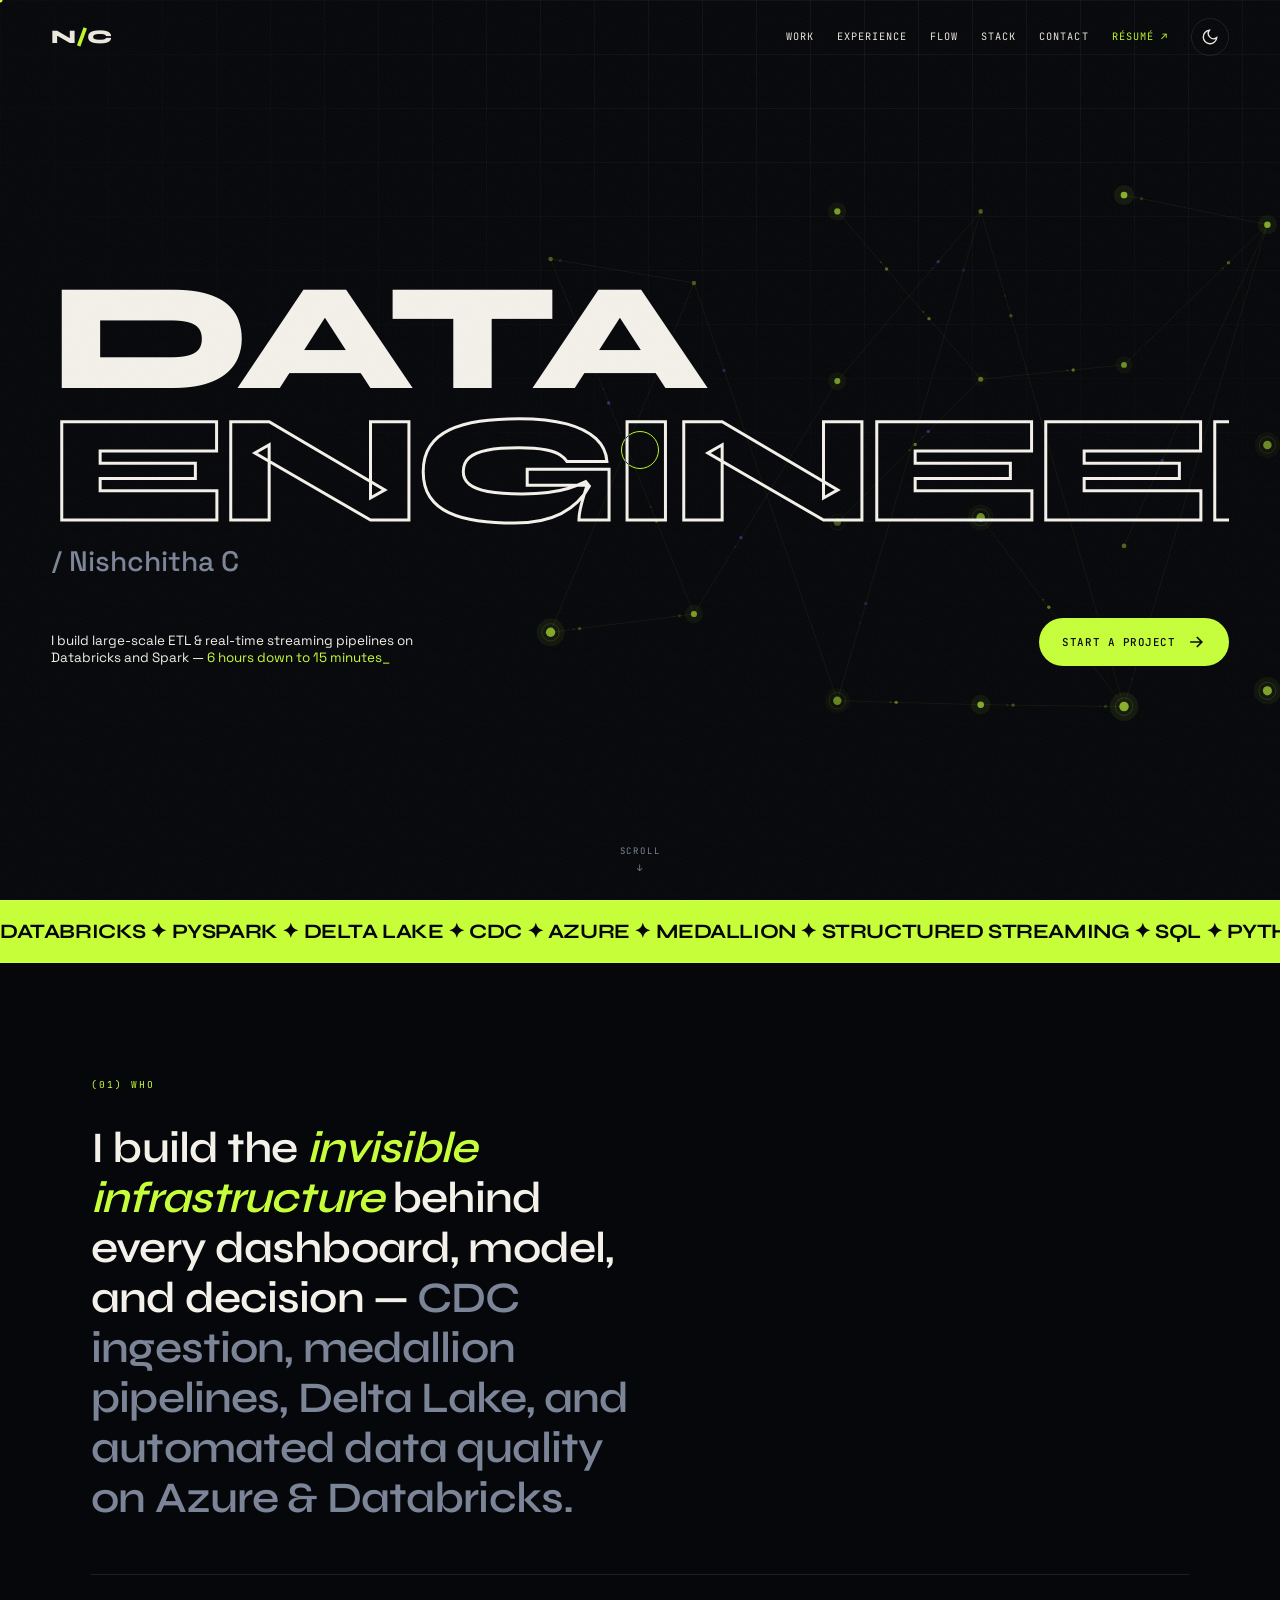
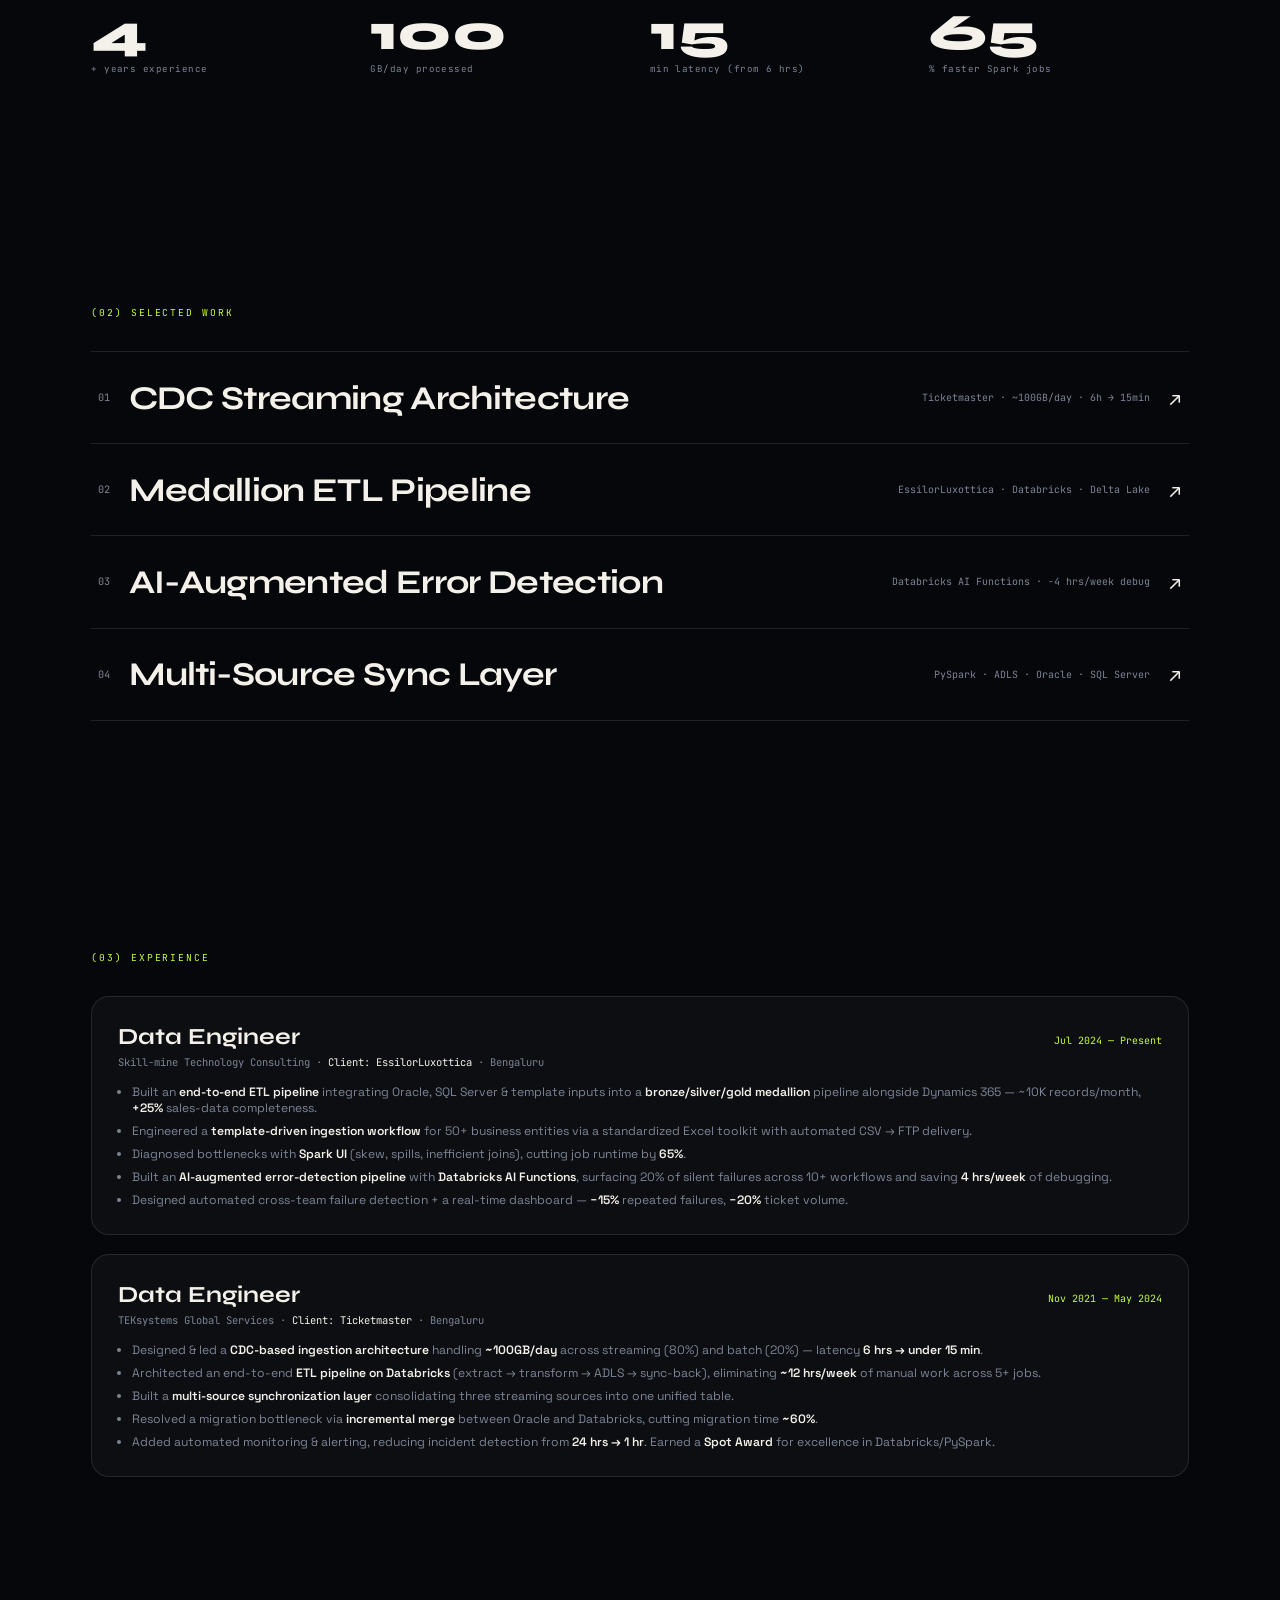
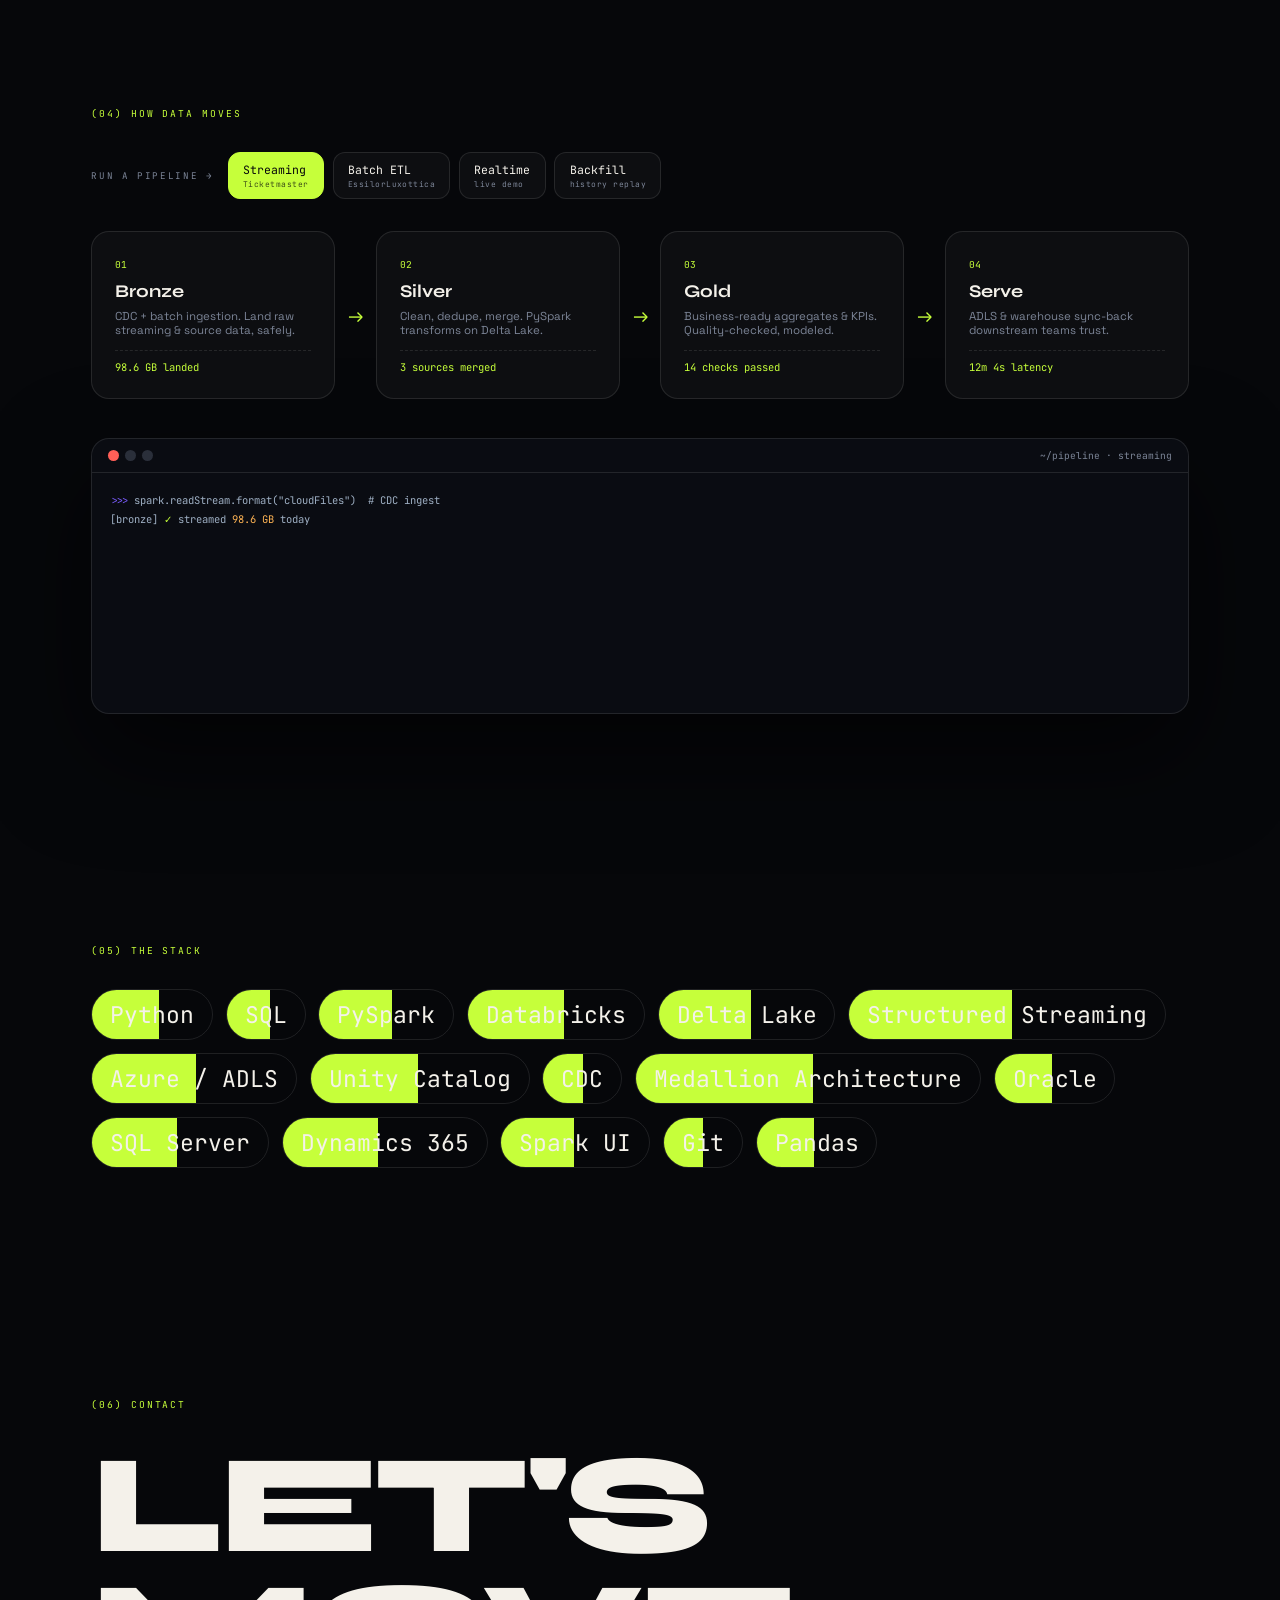
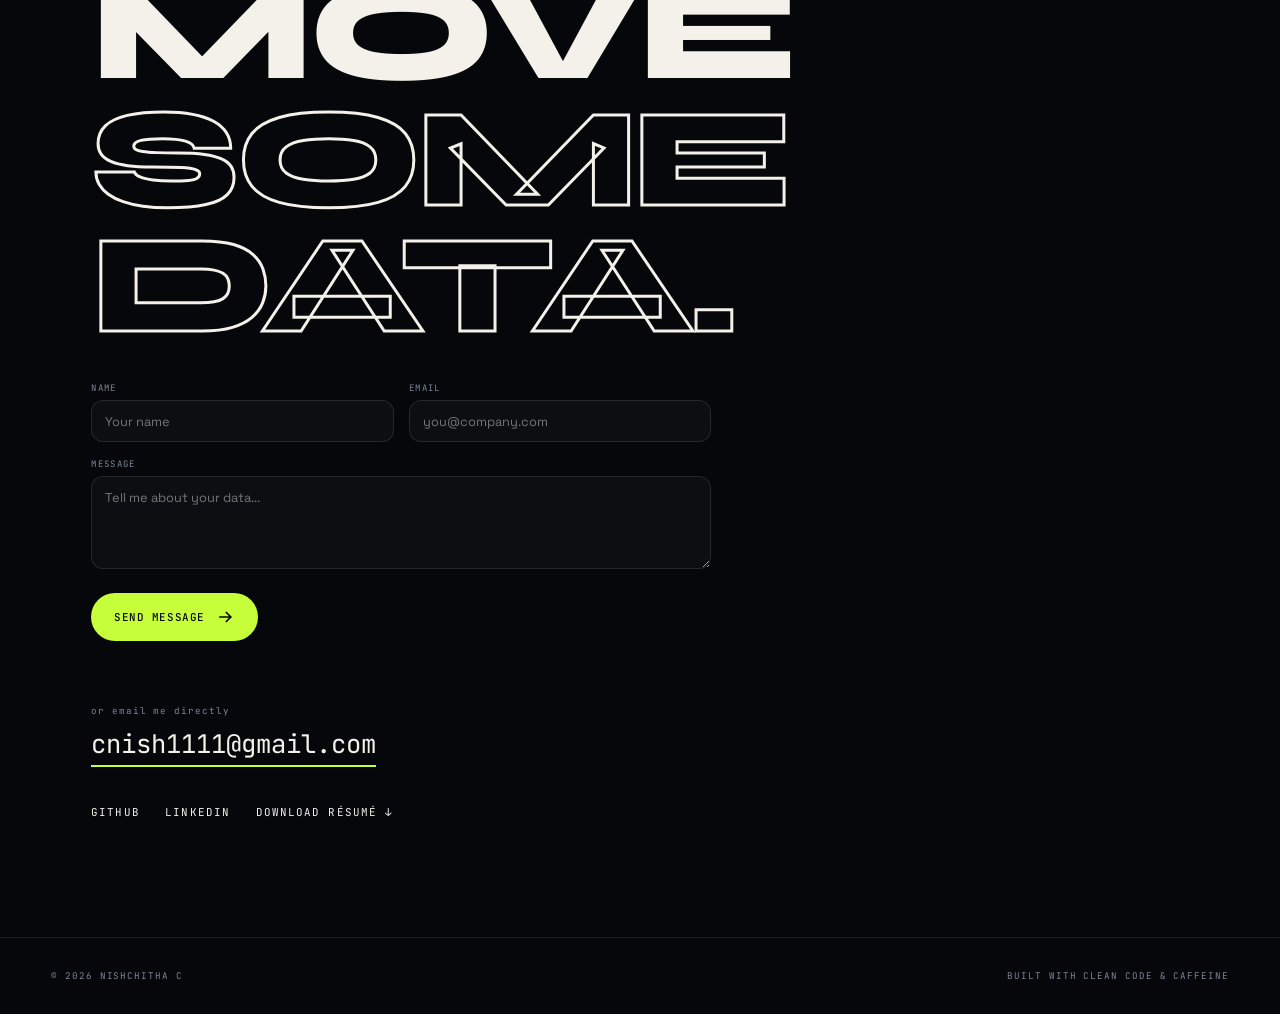
<file: index.html>
<!DOCTYPE html>
<html lang="en">
<head>
<meta charset="UTF-8" />
<meta name="viewport" content="width=device-width, initial-scale=1.0" />
<title>Nishchitha C — Data Engineer</title>
<meta name="description" content="Nishchitha C — Data Engineer with 4+ years building large-scale ETL and real-time streaming pipelines on Databricks, Spark, and Azure." />
<meta property="og:type" content="website" />
<meta property="og:title" content="Nishchitha C — Data Engineer" />
<meta property="og:description" content="4+ years building large-scale ETL & streaming pipelines on Databricks, Spark & Azure." />
<meta property="og:image" content="og-image.png" />
<meta property="og:image:width" content="1200" />
<meta property="og:image:height" content="630" />
<meta name="twitter:card" content="summary_large_image" />
<meta name="twitter:title" content="Nishchitha C — Data Engineer" />
<meta name="twitter:description" content="4+ years building large-scale ETL & streaming pipelines on Databricks, Spark & Azure." />
<meta name="twitter:image" content="og-image.png" />
<meta name="theme-color" content="#06070a" />
<link rel="preconnect" href="https://fonts.googleapis.com" />
<link rel="preconnect" href="https://fonts.gstatic.com" crossorigin />
<link href="https://fonts.googleapis.com/css2?family=Syne:wght@600;700;800&family=Space+Grotesk:wght@400;500;600&family=JetBrains+Mono:wght@400;500&display=swap" rel="stylesheet" />
<link rel="stylesheet" href="styles.css" />
</head>
<body>
<div class="preloader" id="preloader">
  <div class="pre-inner">
    <span class="pre-label">NISHCHITHA C — DATA ENGINEER</span>
    <div class="pre-bar"><i id="pre-fill"></i></div>
    <span class="pre-count" id="pre-count">0%</span>
  </div>
</div>
<div class="grain" aria-hidden="true"></div>
<div class="cursor" id="cursor" aria-hidden="true"></div>
<div class="cursor-dot" id="cursor-dot" aria-hidden="true"></div>
<div class="progress" id="progress" aria-hidden="true"></div>

<canvas id="globe" aria-hidden="true"></canvas>

<!-- NAV -->
<header class="nav">
  <a class="brand magnetic" href="#top">N<span class="accent">/</span>C</a>
  <nav class="nav-links">
    <a class="magnetic" href="#work">work</a>
    <a class="magnetic" href="#experience">experience</a>
    <a class="magnetic" href="#flow">flow</a>
    <a class="magnetic" href="#stack">stack</a>
    <a class="magnetic" href="#contact">contact</a>
    <a class="magnetic cv-link" href="resume.html" target="_blank">résumé ↗</a>
    <button class="theme-toggle magnetic" id="theme" aria-label="Toggle theme">
      <svg viewBox="0 0 24 24" class="ic-moon"><path d="M21 12.8A9 9 0 1 1 11.2 3a7 7 0 0 0 9.8 9.8z"/></svg>
      <svg viewBox="0 0 24 24" class="ic-sun"><circle cx="12" cy="12" r="4"/><path d="M12 2v2M12 20v2M2 12h2M20 12h2M5 5l1.5 1.5M17.5 17.5L19 19M19 5l-1.5 1.5M6.5 17.5L5 19"/></svg>
    </button>
  </nav>
</header>

<main id="top">
  <!-- HERO -->
  <section class="hero">
    <h1 class="mega">
      <span class="line"><span class="w">DATA</span></span>
      <span class="line"><span class="w outline">ENGINEER</span></span>
      <span class="line sub"><span class="w">/ Nishchitha&nbsp;C</span></span>
    </h1>
    <div class="hero-foot">
      <p class="hero-desc">I build large-scale ETL &amp; real-time streaming pipelines on Databricks and Spark — <span id="typed"></span><span class="caret">_</span></p>
      <a href="#contact" class="cta magnetic"><span>Start a project</span><svg viewBox="0 0 24 24"><path d="M5 12h14M13 6l6 6-6 6"/></svg></a>
    </div>
    <div class="scroll-hint">SCROLL <span>↓</span></div>
  </section>

  <!-- MARQUEE -->
  <div class="marquee" aria-hidden="true">
    <div class="marquee-track">
      <span>DATABRICKS ✦ PYSPARK ✦ DELTA LAKE ✦ CDC ✦ AZURE ✦ MEDALLION ✦ STRUCTURED STREAMING ✦ SQL ✦ PYTHON ✦ ETL ✦</span>
      <span>DATABRICKS ✦ PYSPARK ✦ DELTA LAKE ✦ CDC ✦ AZURE ✦ MEDALLION ✦ STRUCTURED STREAMING ✦ SQL ✦ PYTHON ✦ ETL ✦</span>
    </div>
  </div>

  <!-- ABOUT -->
  <section id="about" class="section about">
    <span class="eyebrow">(01) WHO</span>
    <p class="big-statement">I build the <em>invisible infrastructure</em> behind every dashboard, model, and decision — <span class="muted">CDC ingestion, medallion pipelines, Delta Lake, and automated data quality on Azure &amp; Databricks.</span></p>
    <div class="stats">
      <div class="stat magnetic"><b data-count="4">0</b><span>+ years experience</span></div>
      <div class="stat magnetic"><b data-slot="vol">0</b><span>GB/day processed</span></div>
      <div class="stat magnetic"><b data-slot="lat">0</b><span>min latency (from 6 hrs)</span></div>
      <div class="stat magnetic"><b data-slot="perf">0</b><span>% faster Spark jobs</span></div>
    </div>
  </section>

  <!-- WORK -->
  <section id="work" class="section">
    <span class="eyebrow">(02) SELECTED WORK</span>
    <div class="work-list">
      <a class="work-row" href="#flow">
        <span class="w-idx">01</span>
        <h3>CDC Streaming Architecture</h3>
        <span class="w-tags">Ticketmaster · ~100GB/day · 6h → 15min</span>
        <span class="w-arrow">↗</span>
      </a>
      <a class="work-row" href="#flow">
        <span class="w-idx">02</span>
        <h3>Medallion ETL Pipeline</h3>
        <span class="w-tags">EssilorLuxottica · Databricks · Delta Lake</span>
        <span class="w-arrow">↗</span>
      </a>
      <a class="work-row" href="#flow">
        <span class="w-idx">03</span>
        <h3>AI-Augmented Error Detection</h3>
        <span class="w-tags">Databricks AI Functions · −4 hrs/week debug</span>
        <span class="w-arrow">↗</span>
      </a>
      <a class="work-row" href="#flow">
        <span class="w-idx">04</span>
        <h3>Multi-Source Sync Layer</h3>
        <span class="w-tags">PySpark · ADLS · Oracle · SQL Server</span>
        <span class="w-arrow">↗</span>
      </a>
    </div>
  </section>

  <!-- EXPERIENCE -->
  <section id="experience" class="section">
    <span class="eyebrow">(03) EXPERIENCE</span>
    <div class="xp">
      <div class="xp-item tilt">
        <div class="xp-head"><h3>Data Engineer</h3><span class="when">Jul 2024 — Present</span></div>
        <div class="xp-co">Skill-mine Technology Consulting · <em>Client: EssilorLuxottica</em> · Bengaluru</div>
        <ul>
          <li>Built an <b>end-to-end ETL pipeline</b> integrating Oracle, SQL Server &amp; template inputs into a <b>bronze/silver/gold medallion</b> pipeline alongside Dynamics 365 — ~10K records/month, <b>+25%</b> sales-data completeness.</li>
          <li>Engineered a <b>template-driven ingestion workflow</b> for 50+ business entities via a standardized Excel toolkit with automated CSV → FTP delivery.</li>
          <li>Diagnosed bottlenecks with <b>Spark UI</b> (skew, spills, inefficient joins), cutting job runtime by <b>65%</b>.</li>
          <li>Built an <b>AI-augmented error-detection pipeline</b> with <b>Databricks AI Functions</b>, surfacing 20% of silent failures across 10+ workflows and saving <b>4 hrs/week</b> of debugging.</li>
          <li>Designed automated cross-team failure detection + a real-time dashboard — <b>−15%</b> repeated failures, <b>−20%</b> ticket volume.</li>
        </ul>
      </div>
      <div class="xp-item tilt">
        <div class="xp-head"><h3>Data Engineer</h3><span class="when">Nov 2021 — May 2024</span></div>
        <div class="xp-co">TEKsystems Global Services · <em>Client: Ticketmaster</em> · Bengaluru</div>
        <ul>
          <li>Designed &amp; led a <b>CDC-based ingestion architecture</b> handling <b>~100GB/day</b> across streaming (80%) and batch (20%) — latency <b>6 hrs → under 15 min</b>.</li>
          <li>Architected an end-to-end <b>ETL pipeline on Databricks</b> (extract → transform → ADLS → sync-back), eliminating <b>~12 hrs/week</b> of manual work across 5+ jobs.</li>
          <li>Built a <b>multi-source synchronization layer</b> consolidating three streaming sources into one unified table.</li>
          <li>Resolved a migration bottleneck via <b>incremental merge</b> between Oracle and Databricks, cutting migration time <b>~60%</b>.</li>
          <li>Added automated monitoring &amp; alerting, reducing incident detection from <b>24 hrs → 1 hr</b>. Earned a <b>Spot Award</b> for excellence in Databricks/PySpark.</li>
        </ul>
      </div>
    </div>
  </section>

  <!-- FLOW -->
  <section id="flow" class="section">
    <span class="eyebrow">(04) HOW DATA MOVES</span>

    <!-- pipeline / workload switcher -->
    <div class="switcher" id="switcher" role="group" aria-label="Select a pipeline workload">
      <span class="sw-label">RUN A PIPELINE →</span>
      <button class="sw-btn active" data-w="streaming">Streaming<small>Ticketmaster</small></button>
      <button class="sw-btn" data-w="batch">Batch ETL<small>EssilorLuxottica</small></button>
      <button class="sw-btn" data-w="realtime">Realtime<small>live demo</small></button>
      <button class="sw-btn" data-w="backfill">Backfill<small>history replay</small></button>
    </div>

    <div class="flow">
      <div class="node tilt"><span class="n-num">01</span><h4>Bronze</h4><p>CDC + batch ingestion. Land raw streaming &amp; source data, safely.</p><span class="n-metric" data-node="0">98.6 GB landed</span></div>
      <div class="flow-arrow">→</div>
      <div class="node tilt"><span class="n-num">02</span><h4>Silver</h4><p>Clean, dedupe, merge. PySpark transforms on Delta Lake.</p><span class="n-metric" data-node="1">3 sources merged</span></div>
      <div class="flow-arrow">→</div>
      <div class="node tilt"><span class="n-num">03</span><h4>Gold</h4><p>Business-ready aggregates &amp; KPIs. Quality-checked, modeled.</p><span class="n-metric" data-node="2">14 checks passed</span></div>
      <div class="flow-arrow">→</div>
      <div class="node tilt"><span class="n-num">04</span><h4>Serve</h4><p>ADLS &amp; warehouse sync-back downstream teams trust.</p><span class="n-metric" data-node="3">12m 4s latency</span></div>
    </div>
    <div class="console tilt">
      <div class="console-bar"><i></i><i></i><i></i><em>~/pipeline · <span id="console-mode">streaming</span></em></div>
      <pre id="console"></pre>
    </div>
  </section>

  <!-- STACK -->
  <section id="stack" class="section">
    <span class="eyebrow">(05) THE STACK</span>
    <div class="chips" id="chips">
      <span data-w="93">Python</span><span data-w="92">SQL</span><span data-w="90">PySpark</span>
      <span data-w="91">Databricks</span><span data-w="88">Delta Lake</span><span data-w="86">Structured Streaming</span>
      <span data-w="85">Azure / ADLS</span><span data-w="82">Unity Catalog</span><span data-w="84">CDC</span>
      <span data-w="86">Medallion Architecture</span><span data-w="80">Oracle</span><span data-w="80">SQL Server</span>
      <span data-w="78">Dynamics 365</span><span data-w="82">Spark UI</span><span data-w="84">Git</span><span data-w="80">Pandas</span>
    </div>
  </section>

  <!-- CONTACT -->
  <section id="contact" class="section contact">
    <span class="eyebrow">(06) CONTACT</span>
    <h2 class="contact-mega">LET'S MOVE<br><span class="outline">SOME DATA.</span></h2>

    <form id="contact-form" class="cform" action="https://formspree.io/f/your-form-id" method="POST">
      <div class="frow">
        <label>NAME<input type="text" name="name" required placeholder="Your name" /></label>
        <label>EMAIL<input type="email" name="email" required placeholder="you@company.com" /></label>
      </div>
      <label>MESSAGE<textarea name="message" rows="4" required placeholder="Tell me about your data..."></textarea></label>
      <button type="submit" class="cta magnetic" id="send-btn"><span>Send message</span><svg viewBox="0 0 24 24"><path d="M5 12h14M13 6l6 6-6 6"/></svg></button>
      <p class="form-status" id="form-status"></p>
    </form>

    <p class="mail-or">or email me directly</p>
    <a class="mail magnetic" href="mailto:cnish1111@gmail.com">cnish1111@gmail.com</a>
    <div class="socials">
      <a class="magnetic" href="https://github.com/NISHCHITHA-C" target="_blank" rel="noopener">GITHUB</a>
      <a class="magnetic" href="https://linkedin.com/in/nishchitha-c" target="_blank" rel="noopener">LINKEDIN</a>
      <a class="magnetic" href="resume.html" target="_blank">DOWNLOAD RÉSUMÉ ↓</a>
    </div>
  </section>
</main>

<footer class="footer">
  <span>© <span id="year"></span> NISHCHITHA C</span>
  <span>BUILT WITH CLEAN CODE &amp; CAFFEINE</span>
</footer>

<script src="script.js"></script>
</body>
</html>
</file>
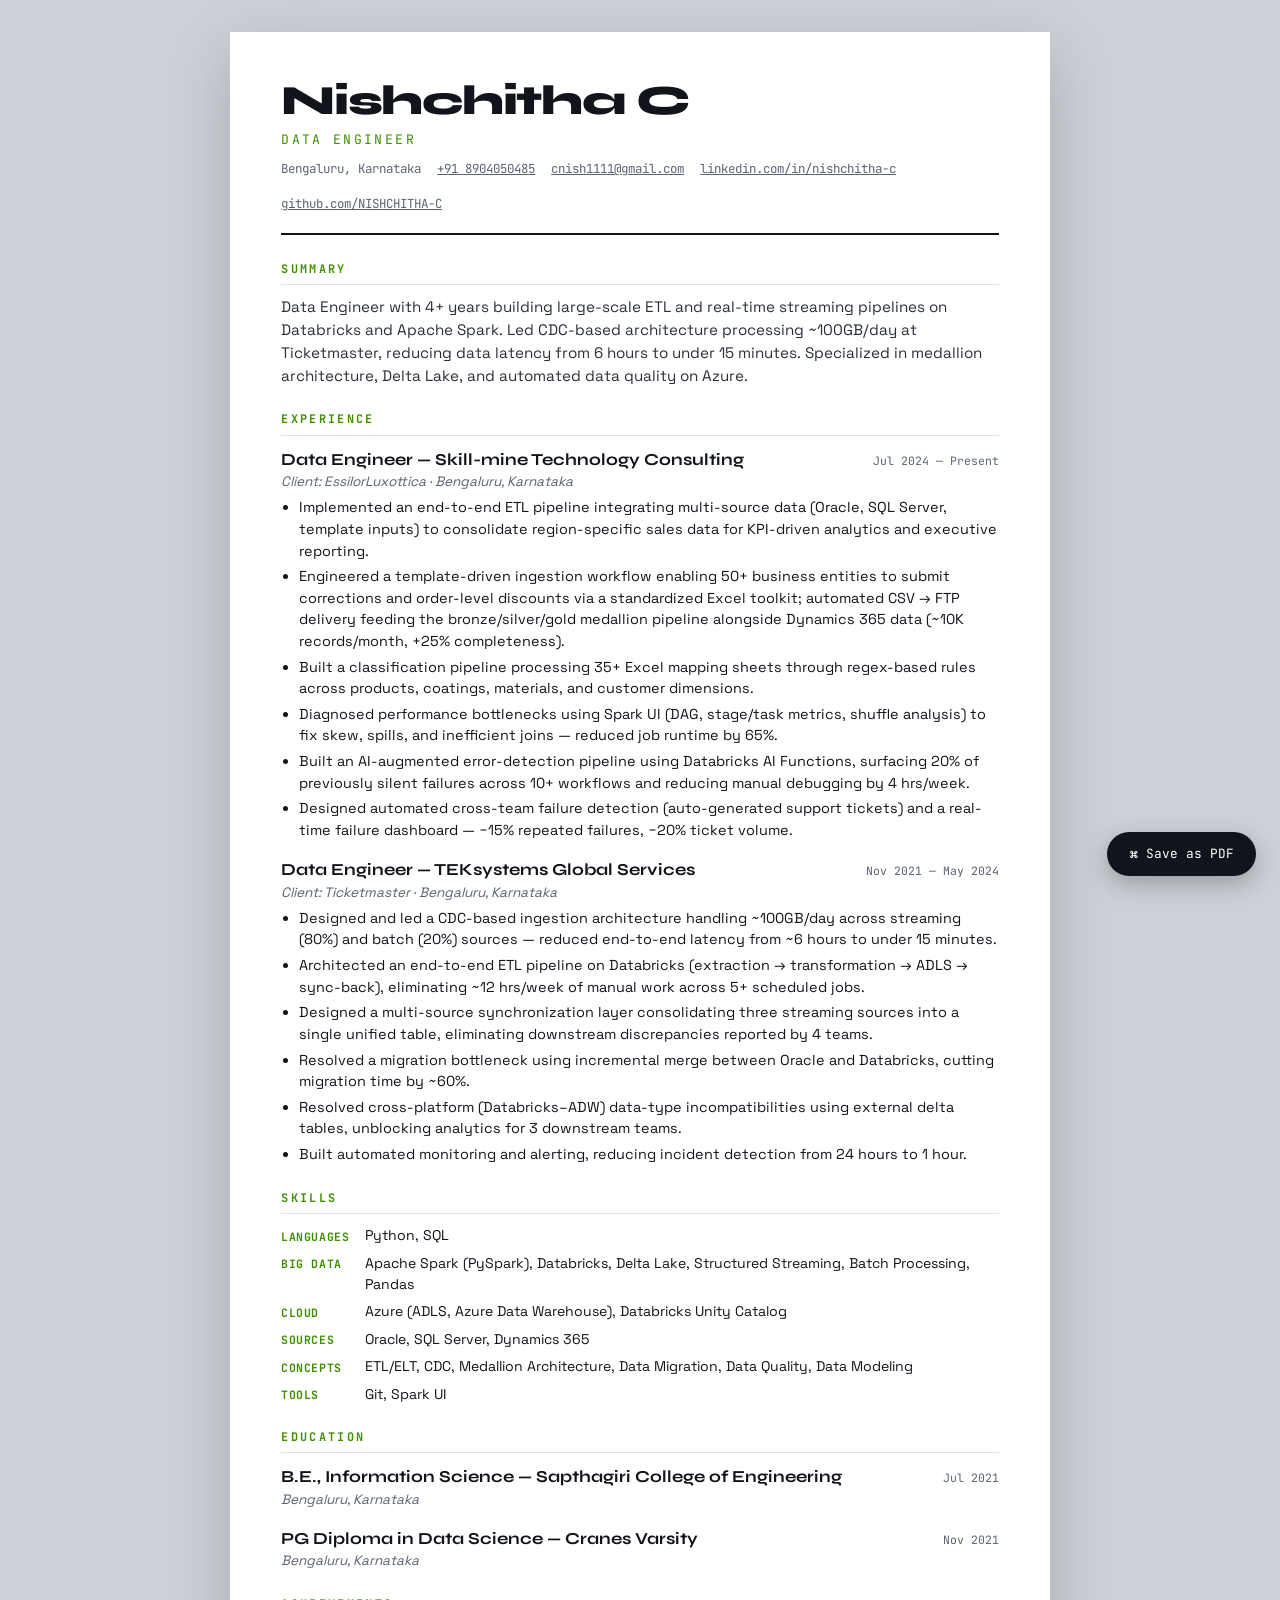
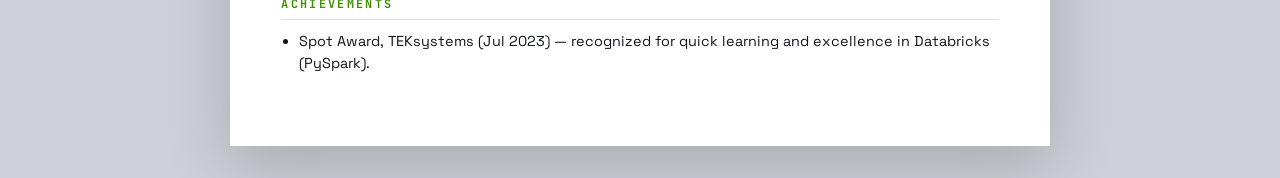
<file: resume.html>
<!DOCTYPE html>
<html lang="en">
<head>
<meta charset="UTF-8" />
<meta name="viewport" content="width=device-width, initial-scale=1.0" />
<title>Nishchitha C — Résumé</title>
<link href="https://fonts.googleapis.com/css2?family=Syne:wght@700;800&family=Space+Grotesk:wght@400;500;600&family=JetBrains+Mono:wght@400;500&display=swap" rel="stylesheet" />
<style>
  :root{--ink:#11141b;--muted:#5b6473;--accent:#3f8f00;--line:#e6e2d8}
  *{margin:0;padding:0;box-sizing:border-box}
  body{font-family:'Space Grotesk',system-ui,sans-serif;color:var(--ink);background:#cdd0d6;line-height:1.5;padding:2rem}
  .sheet{max-width:820px;margin:0 auto;background:#fff;padding:3rem 3.2rem;box-shadow:0 20px 60px rgba(0,0,0,.18)}
  header{border-bottom:2px solid var(--ink);padding-bottom:1.2rem;margin-bottom:1.6rem}
  h1{font-family:'Syne',sans-serif;font-weight:800;font-size:2.6rem;letter-spacing:-.03em;line-height:1}
  .role{font-family:'JetBrains Mono',monospace;font-size:.82rem;letter-spacing:.18em;color:var(--accent);margin-top:.5rem;text-transform:uppercase}
  .contact{font-family:'JetBrains Mono',monospace;font-size:.78rem;color:var(--muted);margin-top:.7rem;display:flex;flex-wrap:wrap;gap:1rem}
  .contact a{color:var(--muted)}
  section{margin-bottom:1.5rem}
  h2{font-family:'JetBrains Mono',monospace;font-size:.74rem;letter-spacing:.2em;text-transform:uppercase;color:var(--accent);margin-bottom:.7rem;border-bottom:1px solid var(--line);padding-bottom:.35rem}
  .item{margin-bottom:1rem}
  .item .top{display:flex;justify-content:space-between;align-items:baseline;gap:1rem}
  .item h3{font-family:'Syne',sans-serif;font-size:1.05rem}
  .item .when{font-family:'JetBrains Mono',monospace;font-size:.72rem;color:var(--muted);white-space:nowrap}
  .item .where{font-size:.85rem;color:var(--muted);font-style:italic;margin-bottom:.3rem}
  ul{padding-left:1.1rem}
  li{font-size:.9rem;margin-bottom:.25rem}
  .summary{font-size:.95rem;color:#2a2f3a}
  .skills{display:grid;grid-template-columns:auto 1fr;gap:.4rem 1rem;font-size:.88rem}
  .skills b{font-family:'JetBrains Mono',monospace;font-size:.72rem;letter-spacing:.05em;color:var(--accent);text-transform:uppercase;padding-top:.15rem}
  .note{font-size:.75rem;color:var(--muted);margin-top:.4rem}
  .print-btn{position:fixed;bottom:1.5rem;right:1.5rem;font-family:'JetBrains Mono',monospace;font-size:.8rem;
    background:var(--ink);color:#fff;border:none;padding:.85rem 1.4rem;border-radius:999px;cursor:pointer;box-shadow:0 8px 24px rgba(0,0,0,.25)}
  @media print{
    body{background:#fff;padding:0}
    .sheet{box-shadow:none;max-width:none;padding:1.4rem 1.6rem}
    .print-btn{display:none}
    @page{margin:1.2cm}
  }
</style>
</head>
<body>
<div class="sheet">
  <header>
    <h1>Nishchitha&nbsp;C</h1>
    <div class="role">Data Engineer</div>
    <div class="contact">
      <span>Bengaluru, Karnataka</span>
      <a href="tel:+918904050485">+91 8904050485</a>
      <a href="mailto:cnish1111@gmail.com">cnish1111@gmail.com</a>
      <a href="https://linkedin.com/in/nishchitha-c">linkedin.com/in/nishchitha-c</a>
      <a href="https://github.com/NISHCHITHA-C">github.com/NISHCHITHA-C</a>
    </div>
  </header>

  <section>
    <h2>Summary</h2>
    <p class="summary">Data Engineer with 4+ years building large-scale ETL and real-time streaming pipelines on Databricks and Apache Spark. Led CDC-based architecture processing ~100GB/day at Ticketmaster, reducing data latency from 6 hours to under 15 minutes. Specialized in medallion architecture, Delta Lake, and automated data quality on Azure.</p>
  </section>

  <section>
    <h2>Experience</h2>
    <div class="item">
      <div class="top"><h3>Data Engineer — Skill-mine Technology Consulting</h3><span class="when">Jul 2024 — Present</span></div>
      <div class="where">Client: EssilorLuxottica · Bengaluru, Karnataka</div>
      <ul>
        <li>Implemented an end-to-end ETL pipeline integrating multi-source data (Oracle, SQL Server, template inputs) to consolidate region-specific sales data for KPI-driven analytics and executive reporting.</li>
        <li>Engineered a template-driven ingestion workflow enabling 50+ business entities to submit corrections and order-level discounts via a standardized Excel toolkit; automated CSV → FTP delivery feeding the bronze/silver/gold medallion pipeline alongside Dynamics 365 data (~10K records/month, +25% completeness).</li>
        <li>Built a classification pipeline processing 35+ Excel mapping sheets through regex-based rules across products, coatings, materials, and customer dimensions.</li>
        <li>Diagnosed performance bottlenecks using Spark UI (DAG, stage/task metrics, shuffle analysis) to fix skew, spills, and inefficient joins — reduced job runtime by 65%.</li>
        <li>Built an AI-augmented error-detection pipeline using Databricks AI Functions, surfacing 20% of previously silent failures across 10+ workflows and reducing manual debugging by 4 hrs/week.</li>
        <li>Designed automated cross-team failure detection (auto-generated support tickets) and a real-time failure dashboard — −15% repeated failures, −20% ticket volume.</li>
      </ul>
    </div>
    <div class="item">
      <div class="top"><h3>Data Engineer — TEKsystems Global Services</h3><span class="when">Nov 2021 — May 2024</span></div>
      <div class="where">Client: Ticketmaster · Bengaluru, Karnataka</div>
      <ul>
        <li>Designed and led a CDC-based ingestion architecture handling ~100GB/day across streaming (80%) and batch (20%) sources — reduced end-to-end latency from ~6 hours to under 15 minutes.</li>
        <li>Architected an end-to-end ETL pipeline on Databricks (extraction → transformation → ADLS → sync-back), eliminating ~12 hrs/week of manual work across 5+ scheduled jobs.</li>
        <li>Designed a multi-source synchronization layer consolidating three streaming sources into a single unified table, eliminating downstream discrepancies reported by 4 teams.</li>
        <li>Resolved a migration bottleneck using incremental merge between Oracle and Databricks, cutting migration time by ~60%.</li>
        <li>Resolved cross-platform (Databricks–ADW) data-type incompatibilities using external delta tables, unblocking analytics for 3 downstream teams.</li>
        <li>Built automated monitoring and alerting, reducing incident detection from 24 hours to 1 hour.</li>
      </ul>
    </div>
  </section>

  <section>
    <h2>Skills</h2>
    <div class="skills">
      <b>Languages</b><span>Python, SQL</span>
      <b>Big Data</b><span>Apache Spark (PySpark), Databricks, Delta Lake, Structured Streaming, Batch Processing, Pandas</span>
      <b>Cloud</b><span>Azure (ADLS, Azure Data Warehouse), Databricks Unity Catalog</span>
      <b>Sources</b><span>Oracle, SQL Server, Dynamics 365</span>
      <b>Concepts</b><span>ETL/ELT, CDC, Medallion Architecture, Data Migration, Data Quality, Data Modeling</span>
      <b>Tools</b><span>Git, Spark UI</span>
    </div>
  </section>

  <section>
    <h2>Education</h2>
    <div class="item">
      <div class="top"><h3>B.E., Information Science — Sapthagiri College of Engineering</h3><span class="when">Jul 2021</span></div>
      <div class="where">Bengaluru, Karnataka</div>
    </div>
    <div class="item">
      <div class="top"><h3>PG Diploma in Data Science — Cranes Varsity</h3><span class="when">Nov 2021</span></div>
      <div class="where">Bengaluru, Karnataka</div>
    </div>
  </section>

  <section>
    <h2>Achievements</h2>
    <ul>
      <li>Spot Award, TEKsystems (Jul 2023) — recognized for quick learning and excellence in Databricks (PySpark).</li>
    </ul>
  </section>
</div>
<button class="print-btn" onclick="window.print()">⌘ Save as PDF</button>
</body>
</html>
</file>
<file: styles.css>
:root{
  --bg:#06070a;
  --ink:#f4f1ea;
  --muted:#7c8597;
  --accent:#c6ff3a;
  --accent2:#7b5cff;
  --line:rgba(255,255,255,.1);
  --syne:'Syne',sans-serif;
  --sans:'Space Grotesk',system-ui,sans-serif;
  --mono:'JetBrains Mono',monospace;
}
/* light theme */
body.light{
  --bg:#f4f1ea;
  --ink:#0a0c12;
  --muted:#5b6473;
  --accent2:#6b46ff;
  --line:rgba(0,0,0,.12);
}
*{margin:0;padding:0;box-sizing:border-box}
html{font-size:80%;scroll-behavior:smooth}
body{
  background:var(--bg);color:var(--ink);font-family:var(--sans);
  overflow-x:hidden;cursor:none;transition:background .6s ease,color .6s ease;
}

/* preloader */
.preloader{position:fixed;inset:0;z-index:200;background:var(--bg);display:flex;align-items:center;justify-content:center;transition:transform .9s cubic-bezier(.76,0,.24,1)}
.preloader.done{transform:translateY(-100%)}
.pre-inner{display:flex;flex-direction:column;align-items:center;gap:1.2rem;width:min(80vw,420px)}
.pre-label{font-family:var(--mono);font-size:.72rem;letter-spacing:.22em;color:var(--muted)}
.pre-bar{width:100%;height:2px;background:var(--line);overflow:hidden}
.pre-bar i{display:block;height:100%;width:0;background:var(--accent)}
.pre-count{font-family:var(--syne);font-weight:800;font-size:clamp(2.5rem,9vw,5rem);line-height:1}

/* theme toggle */
.theme-toggle{background:none;border:1px solid var(--line);border-radius:50%;width:38px;height:38px;display:grid;place-items:center;cursor:none;color:var(--ink);transition:border-color .3s}
.theme-toggle:hover{border-color:var(--accent)}
.theme-toggle svg{width:18px;height:18px;fill:none;stroke:currentColor;stroke-width:1.8;stroke-linecap:round}
.theme-toggle .ic-sun{display:none}
body.light .theme-toggle .ic-moon{display:none}
body.light .theme-toggle .ic-sun{display:block}
.cv-link{color:var(--accent)}
@media(hover:none){body{cursor:auto}.cursor,.cursor-dot{display:none}}
a{color:inherit;text-decoration:none}
.accent{color:var(--accent)}
.muted{color:var(--muted)}
.outline{color:transparent;-webkit-text-stroke:clamp(1.5px,.28vw,3px) var(--ink)}

/* grain + canvas */
.grain{position:fixed;inset:0;z-index:2;pointer-events:none;opacity:.045;
  background-image:url("data:image/svg+xml,%3Csvg xmlns='http://www.w3.org/2000/svg' width='120' height='120'%3E%3Cfilter id='n'%3E%3CfeTurbulence type='fractalNoise' baseFrequency='.8' numOctaves='3'/%3E%3C/filter%3E%3Crect width='100%25' height='100%25' filter='url(%23n)'/%3E%3C/svg%3E")}
/* blueprint data grid backdrop */
body::before{content:"";position:fixed;inset:0;z-index:0;pointer-events:none;
  background-image:linear-gradient(var(--line) 1px,transparent 1px),linear-gradient(90deg,var(--line) 1px,transparent 1px);
  background-size:54px 54px;-webkit-mask-image:radial-gradient(ellipse 120% 90% at 70% 0%,#000 0%,transparent 75%);
  mask-image:radial-gradient(ellipse 120% 90% at 70% 0%,#000 0%,transparent 75%);opacity:.5}
#globe{position:fixed;top:0;right:-6%;width:70vw;height:100vh;z-index:0;opacity:.9}

/* cursor */
.cursor{position:fixed;width:38px;height:38px;border:1px solid var(--accent);border-radius:50%;
  z-index:99;pointer-events:none;transform:translate(-50%,-50%);transition:width .25s,height .25s,background .25s,border-color .25s;mix-blend-mode:difference}
.cursor.grow{width:70px;height:70px;background:var(--accent);border-color:var(--accent)}
.cursor-dot{position:fixed;width:5px;height:5px;background:var(--accent);border-radius:50%;z-index:99;pointer-events:none;transform:translate(-50%,-50%)}
.progress{position:fixed;top:0;left:0;height:3px;width:0;background:linear-gradient(90deg,var(--accent),var(--accent2));z-index:98}

/* nav */
.nav{position:fixed;top:0;left:0;right:0;z-index:50;display:flex;justify-content:space-between;align-items:center;
  padding:1.4rem clamp(1.2rem,5vw,4rem);mix-blend-mode:difference}
.nav-links{align-items:center}
body.light .nav{mix-blend-mode:normal}
body.light .marquee{color:#06070a}
body.light #console{color:#3a4757}
.brand{font-family:var(--syne);font-weight:800;font-size:1.5rem;letter-spacing:-.03em}
.nav-links{display:flex;gap:1.8rem;font-family:var(--mono);font-size:.8rem;text-transform:uppercase;letter-spacing:.1em}
.nav-links a{position:relative;padding:.2rem 0}
.nav-links a::after{content:"";position:absolute;left:0;bottom:-2px;width:0;height:1px;background:var(--accent);transition:width .3s}
.nav-links a:hover::after{width:100%}

/* hero */
.hero{min-height:100vh;display:flex;flex-direction:column;justify-content:center;position:relative;
  padding:6rem clamp(1.2rem,5vw,4rem) 3rem;z-index:1}
.tag{font-family:var(--mono);font-size:.72rem;letter-spacing:.18em;color:var(--muted);display:flex;align-items:center;gap:.6rem;margin-bottom:2rem}
.pulse{width:8px;height:8px;border-radius:50%;background:var(--accent);box-shadow:0 0 0 0 var(--accent);animation:pulse 2s infinite}
@keyframes pulse{0%{box-shadow:0 0 0 0 rgba(198,255,58,.5)}70%{box-shadow:0 0 0 12px transparent}100%{box-shadow:0 0 0 0 transparent}}
.mega{font-family:var(--syne);font-weight:800;line-height:.86;letter-spacing:-.04em;
  font-size:clamp(3.6rem,15vw,12rem)}
.mega .line{display:block;overflow:hidden}
.mega .w{display:inline-block;transform:translateY(110%);animation:rise 1s cubic-bezier(.16,1,.3,1) forwards}
.mega .line:nth-child(2) .w{animation-delay:.12s}
.mega .line:nth-child(3) .w{animation-delay:.24s}
.mega .sub{font-size:clamp(1rem,3.2vw,2.2rem);font-family:var(--sans);font-weight:500;letter-spacing:0;color:var(--muted);margin-top:1rem}
@keyframes rise{to{transform:translateY(0)}}
.hero-foot{display:flex;justify-content:space-between;align-items:flex-end;gap:2rem;flex-wrap:wrap;margin-top:3.5rem}
.hero-desc{max-width:46ch;font-size:1.05rem;color:var(--ink)}
.hero-desc #typed{color:var(--accent)}
.caret{color:var(--accent);animation:blink 1s steps(2) infinite}
@keyframes blink{50%{opacity:0}}
.cta{display:inline-flex;align-items:center;gap:.8rem;background:var(--accent);color:#06070a;
  font-family:var(--mono);font-weight:500;text-transform:uppercase;letter-spacing:.05em;font-size:.85rem;
  padding:1.1rem 1.8rem;border-radius:999px;transition:transform .3s,background .3s}
.cta svg{width:20px;height:20px;fill:none;stroke:#06070a;stroke-width:2;transition:transform .3s}
.cta:hover svg{transform:translateX(5px)}
.scroll-hint{position:absolute;bottom:2rem;left:50%;transform:translateX(-50%);font-family:var(--mono);font-size:.7rem;letter-spacing:.2em;color:var(--muted);display:flex;flex-direction:column;align-items:center;gap:.4rem}
.scroll-hint span{animation:bob 1.6s ease-in-out infinite}
@keyframes bob{50%{transform:translateY(6px)}}

/* marquee */
.marquee{border-top:1px solid var(--line);border-bottom:1px solid var(--line);padding:1.4rem 0;overflow:hidden;background:var(--accent);color:#06070a}
.marquee-track{display:flex;gap:2rem;white-space:nowrap;width:max-content;animation:scroll 28s linear infinite}
.marquee-track span{font-family:var(--syne);font-weight:700;font-size:1.6rem;letter-spacing:-.02em}
@keyframes scroll{to{transform:translateX(-50%)}}

/* sections */
.section{max-width:1200px;margin:0 auto;padding:clamp(5rem,12vw,9rem) clamp(1.2rem,5vw,4rem);position:relative;z-index:1}
.eyebrow{font-family:var(--mono);font-size:.75rem;letter-spacing:.2em;color:var(--accent);display:block;margin-bottom:2.5rem}
.big-statement{font-family:var(--syne);font-weight:600;font-size:clamp(1.6rem,5vw,3.4rem);line-height:1.15;letter-spacing:-.02em;max-width:18ch}
.big-statement em{font-style:italic;color:var(--accent)}
.stats{display:grid;grid-template-columns:repeat(4,1fr);gap:1.5rem;margin-top:4rem;border-top:1px solid var(--line);padding-top:2.5rem}
.stat b{font-family:var(--syne);font-weight:800;font-size:clamp(2.2rem,6vw,4rem);display:block;line-height:1}
.stat span{font-family:var(--mono);font-size:.72rem;color:var(--muted);letter-spacing:.05em}

/* work */
.work-list{border-top:1px solid var(--line)}
.work-row{display:grid;grid-template-columns:auto 1fr auto auto;align-items:center;gap:1.5rem;
  padding:2rem .5rem;border-bottom:1px solid var(--line);transition:padding .4s,background .4s;position:relative}
.work-row::before{content:"";position:absolute;inset:0;background:var(--accent);transform:scaleY(0);transform-origin:bottom;transition:transform .4s;z-index:-1}
.work-row:hover{padding-left:2rem;color:#06070a}
.work-row:hover::before{transform:scaleY(1)}
.w-idx{font-family:var(--mono);font-size:.8rem;color:var(--muted)}
.work-row:hover .w-idx,.work-row:hover .w-tags{color:#06070a}
.work-row h3{font-family:var(--syne);font-weight:700;font-size:clamp(1.4rem,4vw,2.6rem);letter-spacing:-.02em}
.w-tags{font-family:var(--mono);font-size:.78rem;color:var(--muted)}
.w-arrow{font-size:1.6rem;transition:transform .4s}
.work-row:hover .w-arrow{transform:translate(5px,-5px)}

/* experience */
.xp{display:grid;gap:1.5rem}
.xp-item{background:rgba(255,255,255,.03);border:1px solid var(--line);border-radius:18px;padding:2rem;transition:transform .3s,border-color .3s}
body.light .xp-item{background:rgba(0,0,0,.03)}
.xp-item:hover{border-color:var(--accent)}
.xp-head{display:flex;justify-content:space-between;align-items:baseline;gap:1rem;flex-wrap:wrap}
.xp-head h3{font-family:var(--syne);font-size:clamp(1.3rem,3vw,1.8rem)}
.xp-head .when{font-family:var(--mono);font-size:.78rem;color:var(--accent);white-space:nowrap}
.xp-co{font-family:var(--mono);font-size:.82rem;color:var(--muted);margin:.4rem 0 1.2rem}
.xp-co em{font-style:normal;color:var(--ink)}
.xp-item ul{padding-left:1.1rem;display:grid;gap:.55rem}
.xp-item li{font-size:.95rem;color:var(--muted)}
.xp-item li b{color:var(--ink);font-weight:600}

/* pipeline switcher */
.switcher{display:flex;align-items:stretch;flex-wrap:wrap;gap:.7rem;margin-bottom:2.5rem}
.sw-label{display:flex;align-items:center;font-family:var(--mono);font-size:.72rem;letter-spacing:.18em;color:var(--muted);margin-right:.4rem}
.sw-btn{display:flex;flex-direction:column;gap:.15rem;background:rgba(255,255,255,.03);border:1px solid var(--line);border-radius:12px;
  padding:.7rem 1.1rem;color:var(--ink);font-family:var(--mono);font-size:.9rem;cursor:none;text-align:left;
  transition:border-color .3s,background .3s,color .3s,transform .3s}
body.light .sw-btn{background:rgba(0,0,0,.03)}
.sw-btn small{font-size:.62rem;letter-spacing:.06em;color:var(--muted);transition:color .3s}
.sw-btn:hover{border-color:var(--accent);transform:translateY(-2px)}
.sw-btn.active{background:var(--accent);color:#06070a;border-color:var(--accent)}
.sw-btn.active small{color:rgba(6,7,10,.7)}

/* flow */
.flow{display:flex;align-items:stretch;gap:1rem;flex-wrap:wrap;margin-bottom:3rem}
.node{flex:1;min-width:200px;background:rgba(255,255,255,.03);border:1px solid var(--line);border-radius:18px;padding:1.8rem;transition:transform .3s,border-color .3s,background .3s}
.node:hover{border-color:var(--accent);background:rgba(198,255,58,.05)}
.n-num{font-family:var(--mono);font-size:.75rem;color:var(--accent)}
.node h4{font-family:var(--syne);font-size:1.4rem;margin:.6rem 0}
.node p{color:var(--muted);font-size:.9rem}
.n-metric{display:inline-block;margin-top:1rem;font-family:var(--mono);font-size:.82rem;color:var(--accent);
  border-top:1px dashed var(--line);padding-top:.7rem;width:100%;transition:opacity .3s,transform .3s}
.n-metric.flip{opacity:0;transform:translateY(6px)}
.flow-arrow{display:flex;align-items:center;color:var(--accent);font-size:1.5rem}

/* console */
.console{background:#0a0c12;border:1px solid var(--line);border-radius:18px;overflow:hidden;box-shadow:0 40px 100px rgba(0,0,0,.6)}
.console-bar{display:flex;align-items:center;gap:.5rem;padding:.8rem 1.2rem;border-bottom:1px solid var(--line)}
.console-bar i{width:11px;height:11px;border-radius:50%;background:#2a2f3a}
.console-bar i:first-child{background:#ff5f57}
.console-bar em{margin-left:auto;font-style:normal;font-family:var(--mono);font-size:.75rem;color:var(--muted)}
#console{font-family:var(--mono);font-size:.82rem;line-height:1.8;padding:1.4rem;min-height:240px;white-space:pre-wrap;color:#9fb0c4}
#console .ok{color:var(--accent)}
#console .k{color:var(--accent2)}
#console .n{color:#ffb454}

/* stack chips */
.chips{display:flex;flex-wrap:wrap;gap:1rem}
.chips span{position:relative;font-family:var(--mono);font-size:clamp(1rem,3vw,1.8rem);padding:.7rem 1.4rem;
  border:1px solid var(--line);border-radius:999px;overflow:hidden;transition:color .4s;cursor:none}
.chips span::before{content:"";position:absolute;inset:0;background:var(--accent);width:var(--fill,0);transition:width .8s cubic-bezier(.16,1,.3,1);z-index:-1}
.chips span:hover{color:#06070a;border-color:var(--accent)}
.chips span:hover::before{width:100%!important}

/* contact */
.contact-mega{font-family:var(--syne);font-weight:800;line-height:.9;letter-spacing:-.04em;
  font-size:clamp(3rem,13vw,11rem);margin:1rem 0 2.5rem}
/* contact form */
.cform{max-width:620px;margin:0 0 3rem;text-align:left}
.cform label{display:block;font-family:var(--mono);font-size:.7rem;letter-spacing:.15em;color:var(--muted);margin-bottom:1.2rem}
.frow{display:grid;grid-template-columns:1fr 1fr;gap:1.2rem}
.cform input,.cform textarea{width:100%;margin-top:.5rem;background:rgba(255,255,255,.03);border:1px solid var(--line);
  border-radius:12px;padding:.9rem 1rem;color:var(--ink);font-family:var(--sans);font-size:1rem;transition:border-color .3s;resize:vertical;cursor:none}
body.light .cform input,body.light .cform textarea{background:rgba(0,0,0,.03)}
.cform input:focus,.cform textarea:focus{outline:none;border-color:var(--accent)}
.cform .cta{border:none;cursor:none;margin-top:.4rem}
.cform .cta.sending{opacity:.6;pointer-events:none}
.form-status{font-family:var(--mono);font-size:.82rem;margin-top:1rem;min-height:1.2em}
.form-status.ok{color:var(--accent)}
.form-status.err{color:#ff6b6b}
.mail-or{font-family:var(--mono);font-size:.72rem;letter-spacing:.1em;color:var(--muted);margin-bottom:.8rem}
.mail{font-family:var(--mono);font-size:clamp(1rem,4vw,2rem);border-bottom:2px solid var(--accent);padding-bottom:.3rem;display:inline-block;transition:color .3s}
.mail:hover{color:var(--accent)}
.socials{display:flex;gap:2rem;margin-top:3rem;font-family:var(--mono);font-size:.85rem;letter-spacing:.1em}
.socials a{position:relative;padding-bottom:3px}
.socials a::after{content:"";position:absolute;left:0;bottom:0;width:0;height:1px;background:var(--accent);transition:width .3s}
.socials a:hover::after{width:100%}

/* footer */
.footer{display:flex;justify-content:space-between;flex-wrap:wrap;gap:1rem;
  padding:2.5rem clamp(1.2rem,5vw,4rem);border-top:1px solid var(--line);
  font-family:var(--mono);font-size:.72rem;letter-spacing:.1em;color:var(--muted)}

/* reveal */
.section .eyebrow,.big-statement,.stats,.work-row,.flow,.console,.chips,.contact-mega,.mail,.socials{
  opacity:0;transform:translateY(40px);transition:opacity .9s cubic-bezier(.16,1,.3,1),transform .9s cubic-bezier(.16,1,.3,1)}
.in{opacity:1!important;transform:none!important}

@media(max-width:760px){
  .nav-links{gap:1rem;font-size:.65rem}
  .stats{grid-template-columns:repeat(2,1fr)}
  .flow-arrow{transform:rotate(90deg);justify-content:center;width:100%}
  .hero-foot{align-items:flex-start}
  #globe{opacity:.4}
}
</file>
